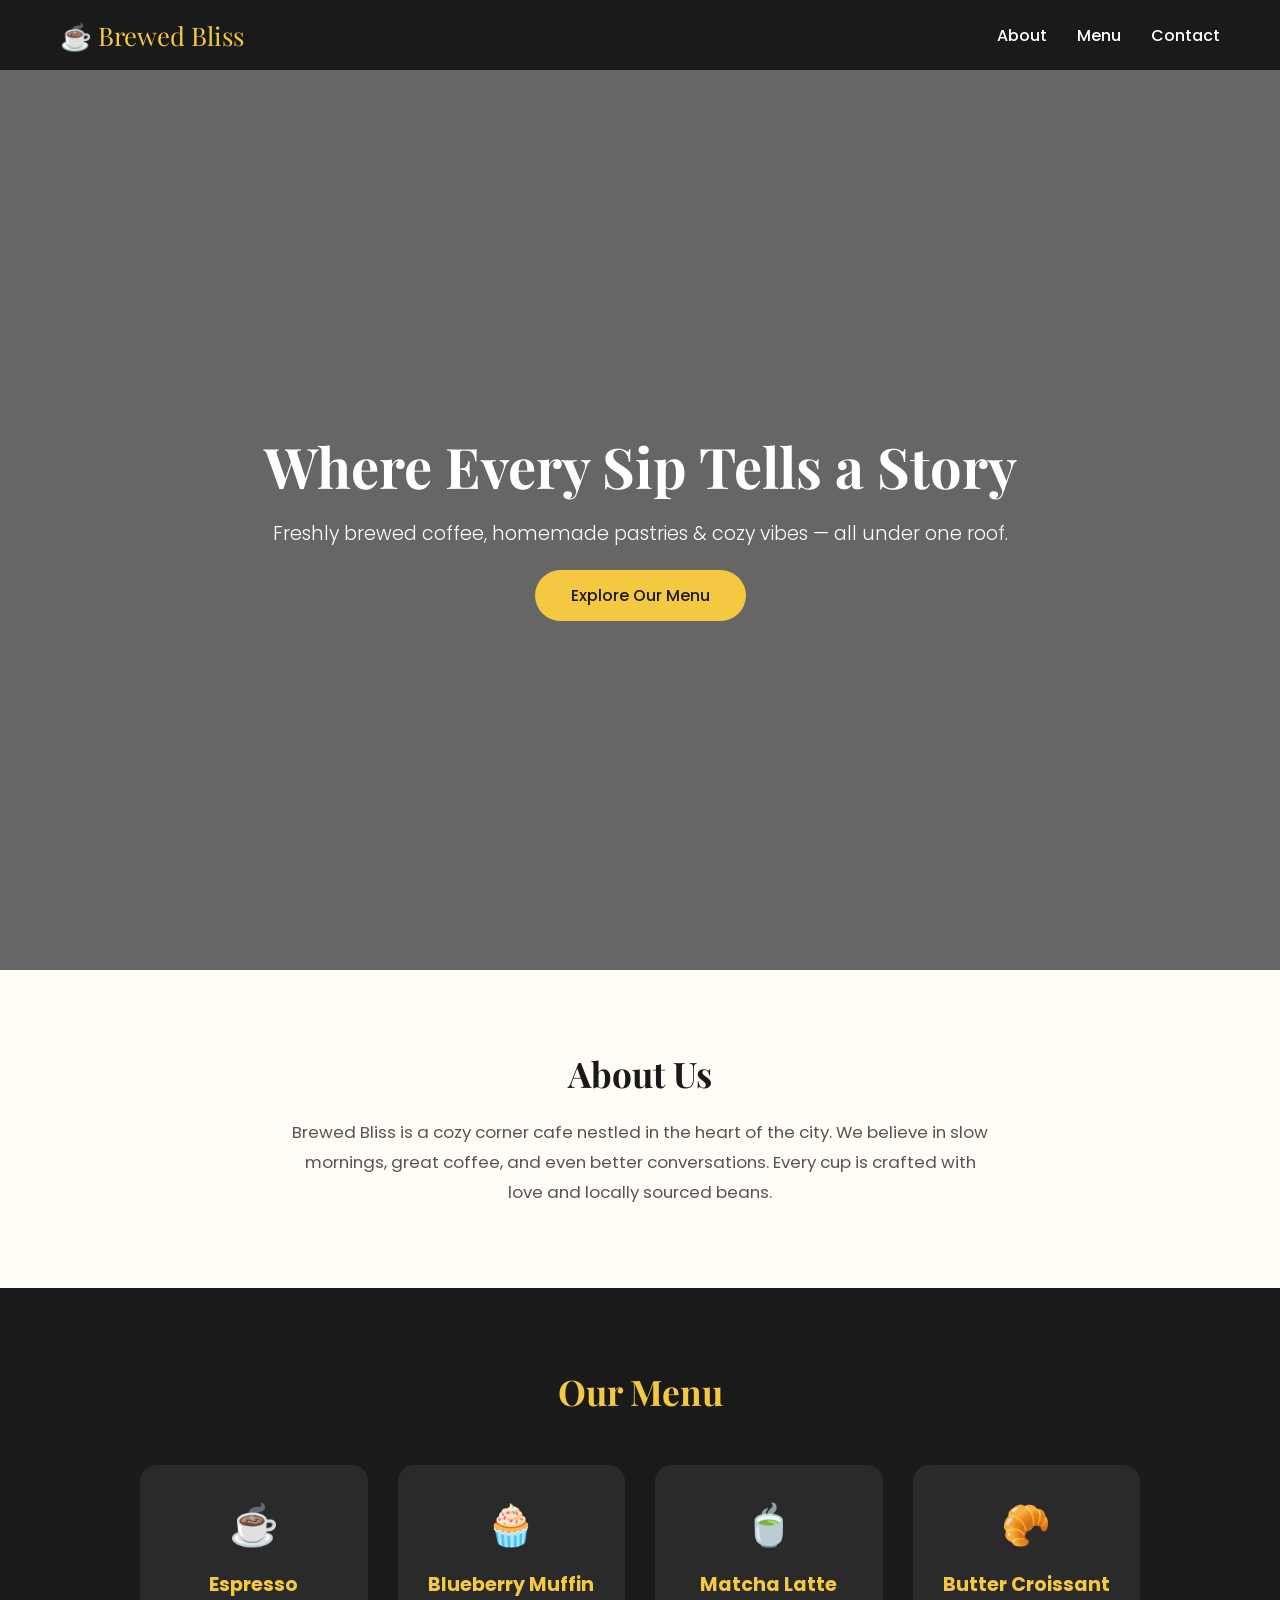
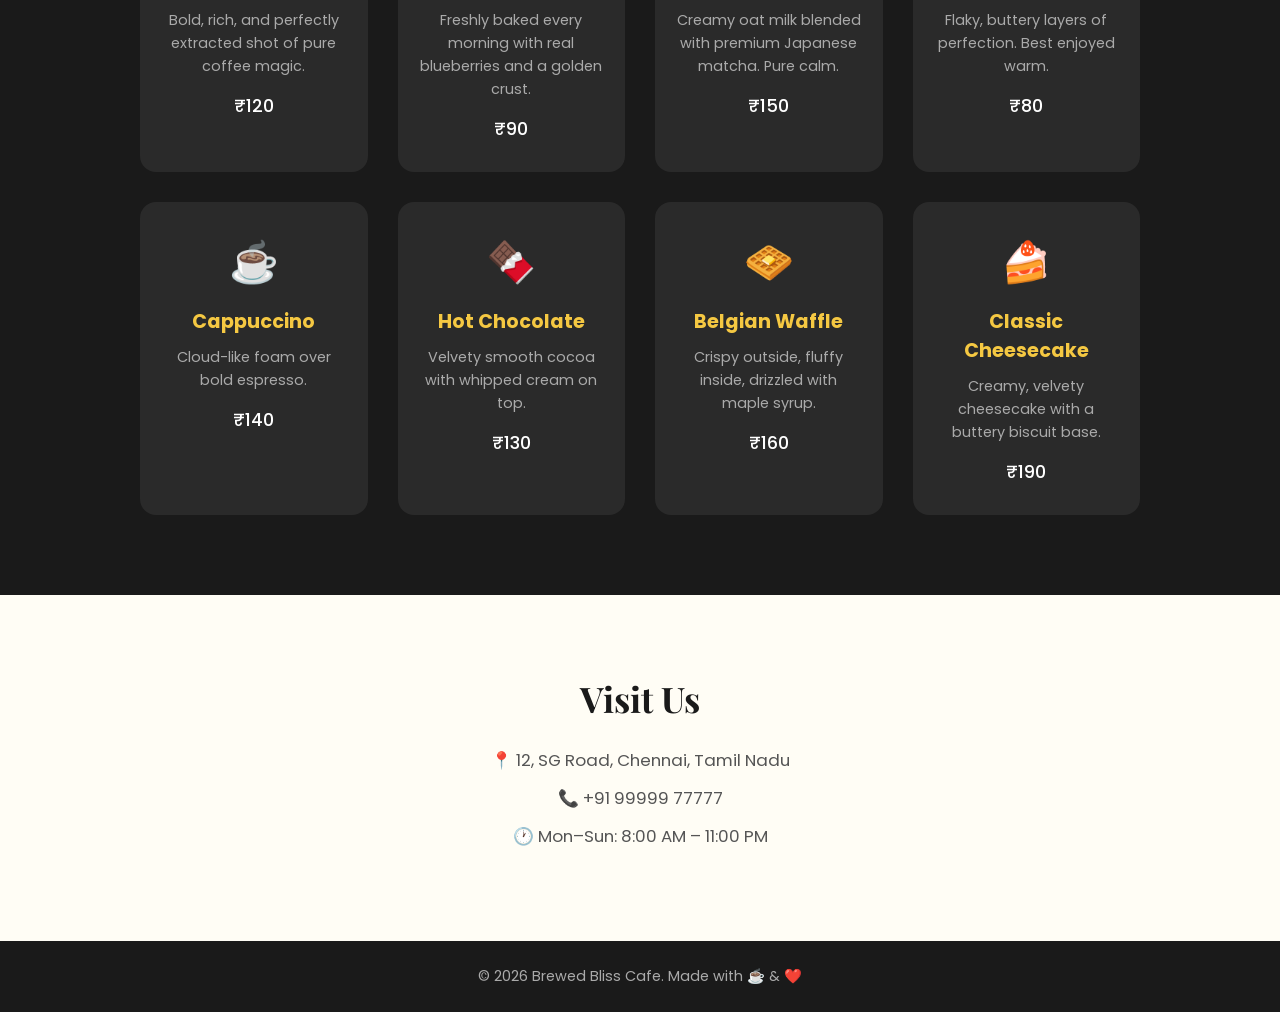
<file: Task1-LandingPage/index.html>
<!DOCTYPE html>
<html lang="en">
<head>
  <meta charset="UTF-8" />
  <meta name="viewport" content="width=device-width, initial-scale=1.0"/>
  <title>Brewed Bliss Cafe</title>
  <link rel="stylesheet" href="style.css" />
  <link href="https://fonts.googleapis.com/css2?family=Playfair+Display:wght@600&family=Poppins:wght@300;400;500&display=swap" rel="stylesheet"/>
</head>
<body>

  <!-- NAVBAR -->
  <nav>
    <div class="logo">☕ Brewed Bliss</div>
    <ul>
      <li><a href="#about">About</a></li>
      <li><a href="#menu">Menu</a></li>
      <li><a href="#contact">Contact</a></li>
    </ul>
  </nav>

  <!-- HERO -->
  <section class="hero">
    <div class="hero-text">
      <h1>Where Every Sip Tells a Story</h1>
      <p>Freshly brewed coffee, homemade pastries & cozy vibes — all under one roof.</p>
      <a href="#menu" class="btn">Explore Our Menu</a>
    </div>
  </section>

  <!-- ABOUT -->
  <section class="about" id="about">
    <h2>About Us</h2>
    <p>Brewed Bliss is a cozy corner cafe nestled in the heart of the city. We believe in slow mornings, great coffee, and even better conversations. Every cup is crafted with love and locally sourced beans.</p>
  </section>

  <!-- MENU -->
  <section class="menu" id="menu">
    <h2>Our Menu</h2>
    <div class="menu-grid">
      <div class="card">
        <div class="icon">☕</div>
        <h3>Espresso</h3>
        <p>Bold, rich, and perfectly extracted shot of pure coffee magic.</p>
        <span>₹120</span>
      </div>
      <div class="card">
        <div class="icon">🧁</div>
        <h3>Blueberry Muffin</h3>
        <p>Freshly baked every morning with real blueberries and a golden crust.</p>
        <span>₹90</span>
      </div>
      <div class="card">
        <div class="icon">🍵</div>
        <h3>Matcha Latte</h3>
        <p>Creamy oat milk blended with premium Japanese matcha. Pure calm.</p>
        <span>₹150</span>
      </div>
      <div class="card">
        <div class="icon">🥐</div>
        <h3>Butter Croissant</h3>
        <p>Flaky, buttery layers of perfection. Best enjoyed warm.</p>
        <span>₹80</span>
      </div>
      <div class="card">
        <div class="icon">☕</div>
        <h3>Cappuccino</h3>
        <p>Cloud-like foam over bold espresso.</p>
        <span>₹140</span>
      </div>
      <div class="card">
        <div class="icon">🍫</div>
        <h3>Hot Chocolate</h3>
        <p>Velvety smooth cocoa with whipped cream on top.</p>
        <span>₹130</span>
      </div>
      <div class="card">
        <div class="icon">🧇</div>
        <h3>Belgian Waffle</h3>
        <p>Crispy outside, fluffy inside, drizzled with maple syrup.</p>
        <span>₹160</span>
      </div>
      <div class="card">
        <div class="icon">🍰</div>
        <h3>Classic Cheesecake</h3>
        <p>Creamy, velvety cheesecake with a buttery biscuit base.</p>
        <span>₹190</span>
      </div>
    </div>
  </section>

  <!-- CONTACT -->
  <section class="contact" id="contact">
    <h2>Visit Us</h2>
    <p>📍 12, SG Road, Chennai, Tamil Nadu</p>
    <p>📞 +91 99999 77777</p>
    <p>🕐 Mon–Sun: 8:00 AM – 11:00 PM</p>
  </section>

  <!-- FOOTER -->
  <footer>
    <p>© 2026 Brewed Bliss Cafe. Made with ☕ & ❤️</p>
  </footer>

</body>
</html>
</file>
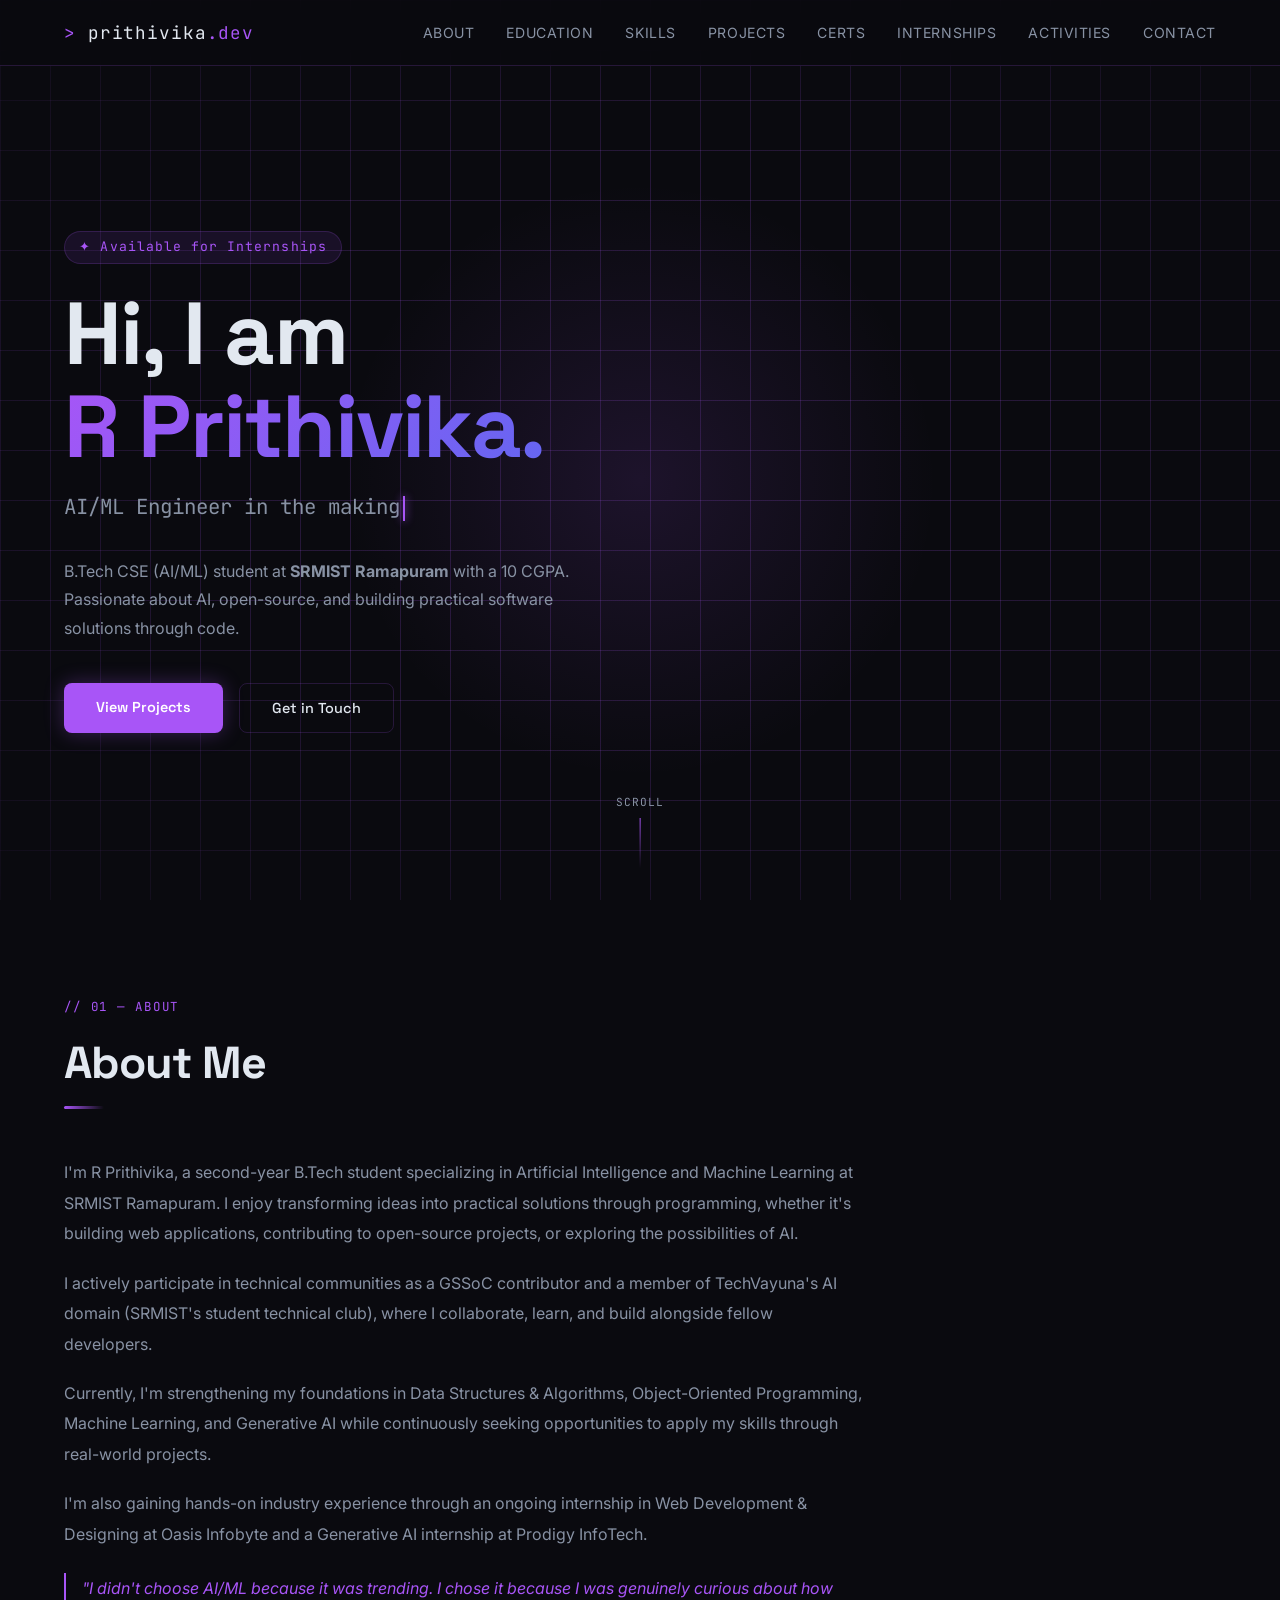
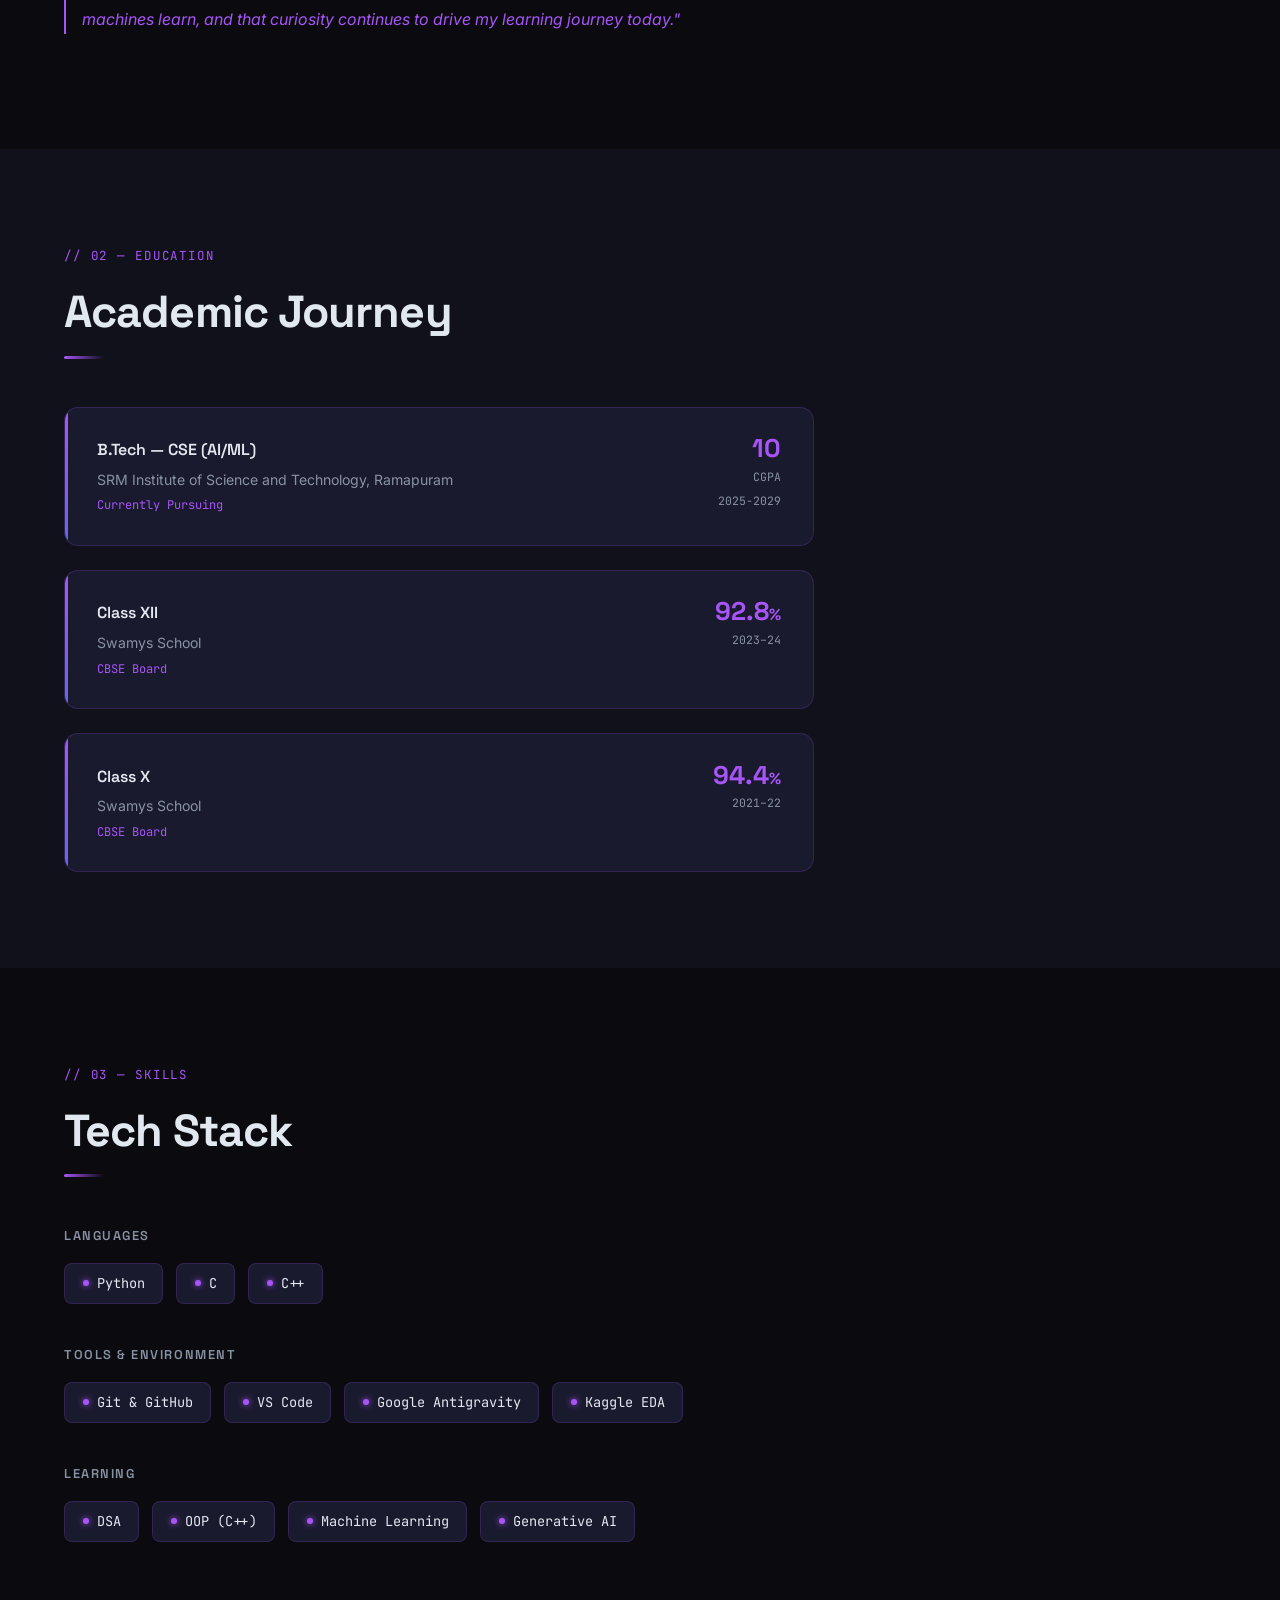
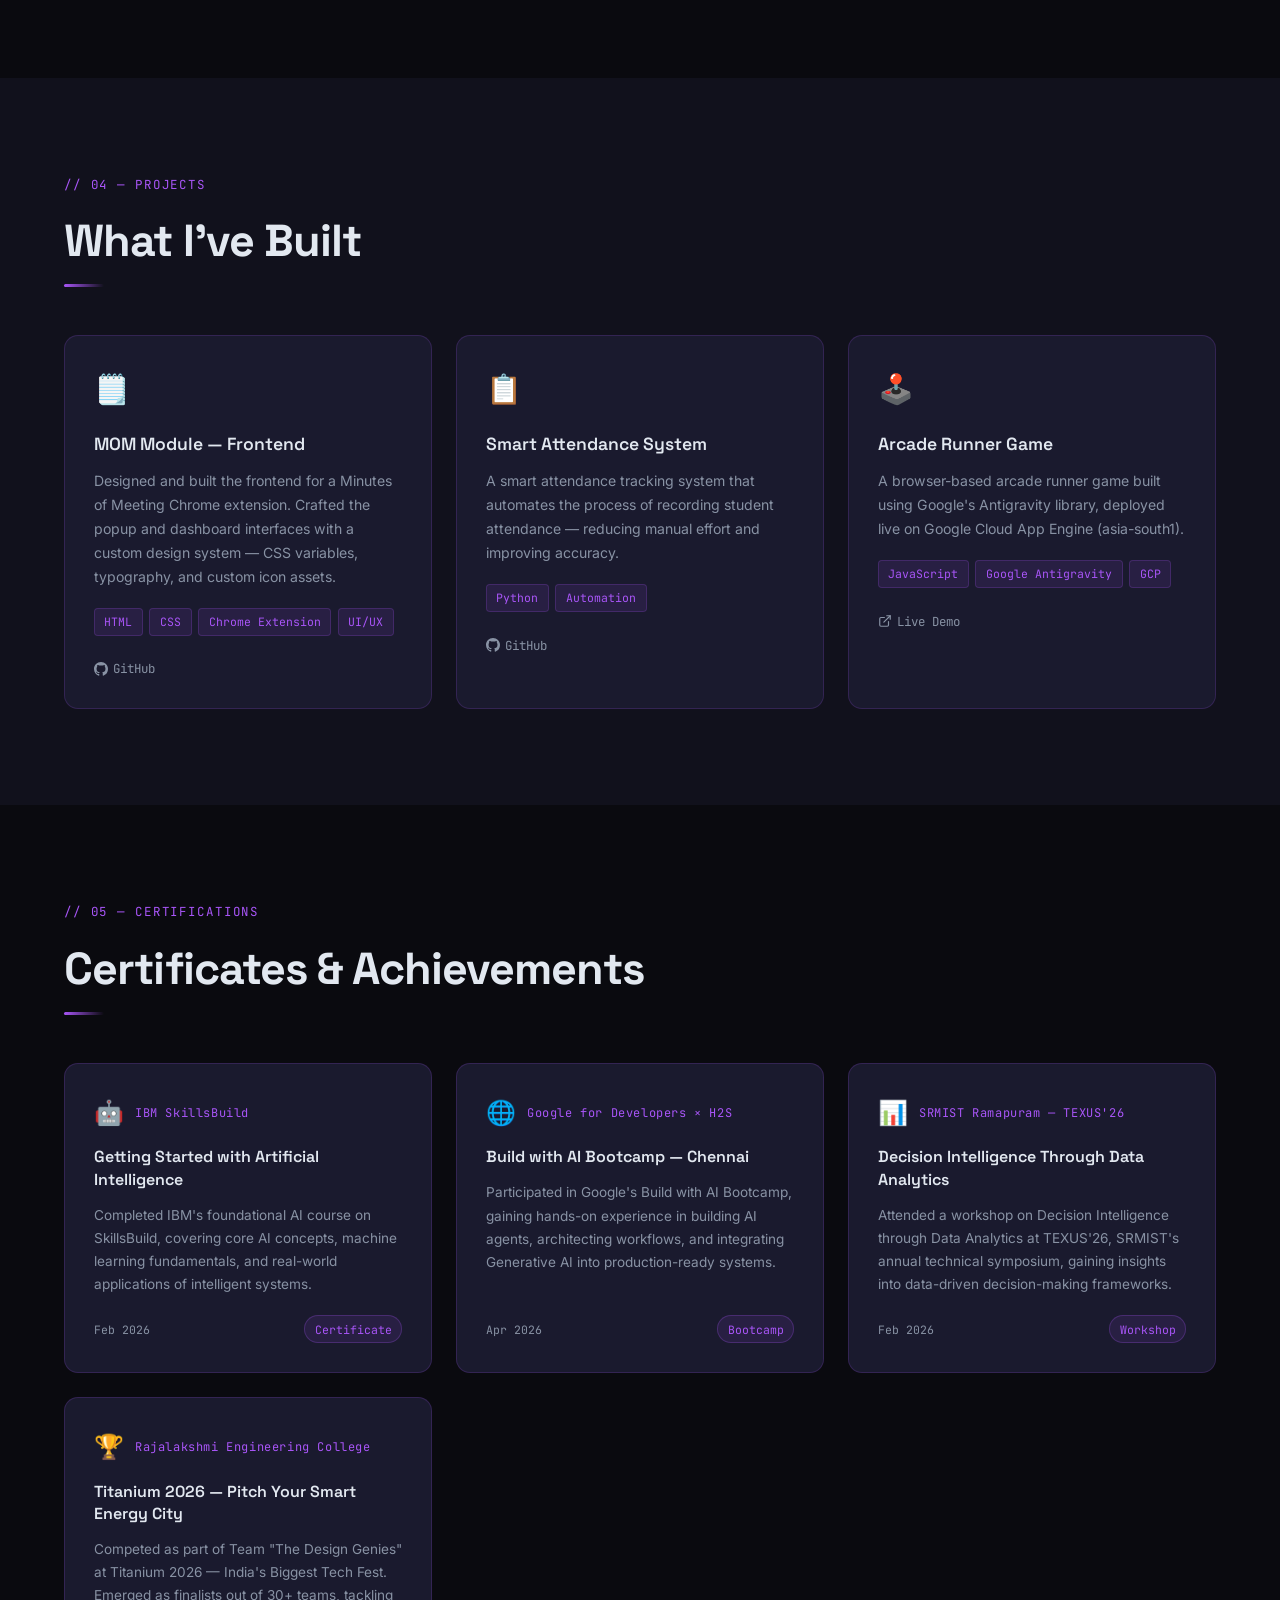
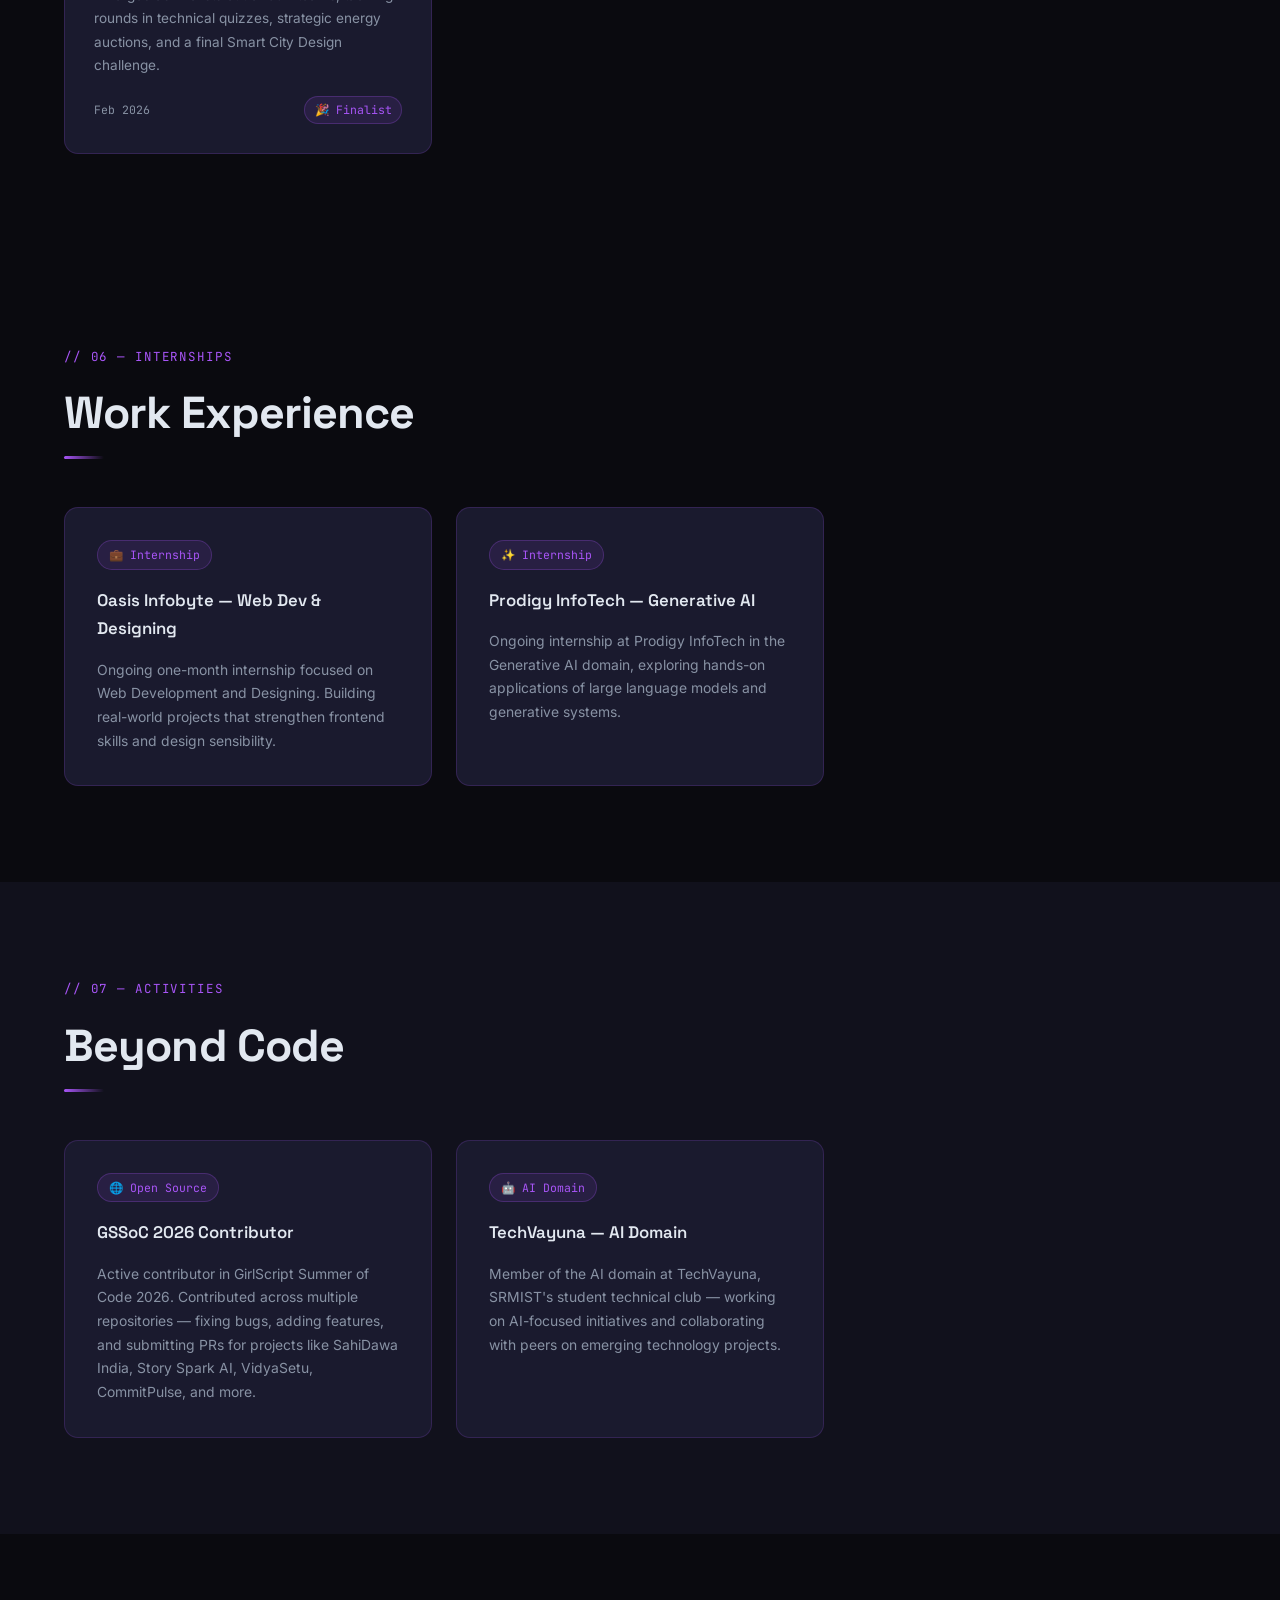
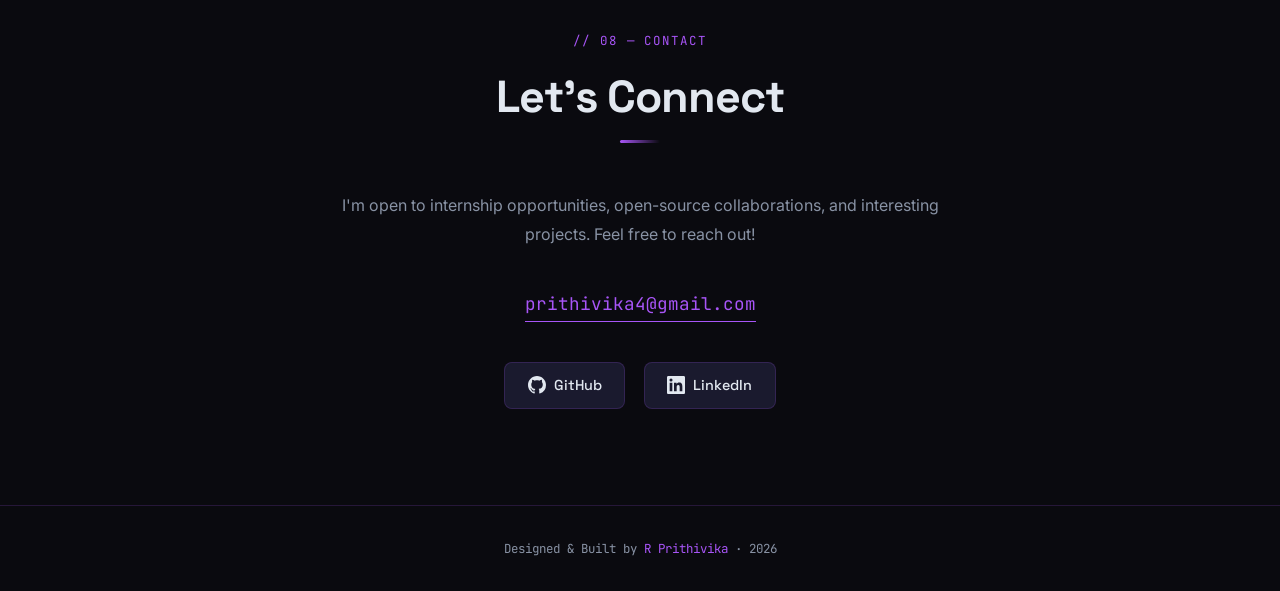
<file: Task2-Portfolio/index.html>
<!DOCTYPE html>
<html lang="en">
<head>
  <meta charset="UTF-8" />
  <meta name="viewport" content="width=device-width, initial-scale=1.0"/>
  <title>R Prithivika | Portfolio</title>
  <link href="https://fonts.googleapis.com/css2?family=Space+Grotesk:wght@300;400;500;600;700&family=Inter:wght@300;400;500&family=JetBrains+Mono:wght@400;500&display=swap" rel="stylesheet"/>
  <link rel="stylesheet" href="style.css"/>
</head>
<body>

<!-- NAV -->
<nav id="navbar">
  <div class="nav-logo">&gt; <span>prithivika</span>.dev</div>
  <ul class="nav-links">
    <li><a href="#about">About</a></li>
    <li><a href="#education">Education</a></li>
    <li><a href="#skills">Skills</a></li>
    <li><a href="#projects">Projects</a></li>
    <li><a href="#certifications">Certs</a></li>
    <li><a href="#internships">Internships</a></li>
    <li><a href="#extra">Activities</a></li>
    <li><a href="#contact">Contact</a></li>
  </ul>
</nav>

<!-- HERO -->
<section id="hero">
  <div class="hero-grid-bg"></div>
  <div class="hero-glow"></div>
  <div class="hero-content">
    <div class="hero-tag">✦ Available for Internships</div>
    <h1 class="hero-name">
      Hi, I am<br><span class="highlight">R Prithivika.</span>
    </h1>
    <div class="hero-typewriter">
      <span id="typewriter-text"></span><span class="cursor"></span>
    </div>
    <p class="hero-desc">
      B.Tech CSE (AI/ML) student at <strong>SRMIST Ramapuram</strong> with a 10 CGPA. Passionate about AI, open-source, and building practical software solutions through code.
    </p>
    <div class="hero-btns">
      <a href="#projects" class="btn-primary">View Projects</a>
      <a href="#contact" class="btn-ghost">Get in Touch</a>
    </div>
  </div>
  <div class="scroll-hint">
    <span>Scroll</span>
    <div class="scroll-line"></div>
  </div>
</section>

<!-- ABOUT -->
<section id="about">
  <div class="reveal">
    <p class="section-label">// 01 — about</p>
    <h2 class="section-title">About Me</h2>
  </div>
  <div class="about-grid reveal">
    <div class="about-text">
      <p>I'm R Prithivika, a second-year B.Tech student specializing in Artificial Intelligence and Machine Learning at SRMIST Ramapuram. I enjoy transforming ideas into practical solutions through programming, whether it's building web applications, contributing to open-source projects, or exploring the possibilities of AI.</p>
      <p>I actively participate in technical communities as a GSSoC contributor and a member of TechVayuna's AI domain (SRMIST's student technical club), where I collaborate, learn, and build alongside fellow developers.</p>
      <p>Currently, I'm strengthening my foundations in Data Structures & Algorithms, Object-Oriented Programming, Machine Learning, and Generative AI while continuously seeking opportunities to apply my skills through real-world projects.</p>
      <p>I'm also gaining hands-on industry experience through an ongoing internship in Web Development & Designing at Oasis Infobyte and a Generative AI internship at Prodigy InfoTech.</p>
      <p class="about-quote">"I didn't choose AI/ML because it was trending. I chose it because I was genuinely curious about how machines learn, and that curiosity continues to drive my learning journey today."</p>
    </div>
  </div>
</section>

<!-- EDUCATION -->
<section id="education">
  <div class="reveal">
    <p class="section-label">// 02 — education</p>
    <h2 class="section-title">Academic Journey</h2>
  </div>
  <div class="edu-timeline">

    <div class="edu-card reveal">
      <div class="edu-left">
        <div class="edu-degree">B.Tech — CSE (AI/ML)</div>
        <div class="edu-school">SRM Institute of Science and Technology, Ramapuram</div>
        <div class="edu-board">Currently Pursuing</div>
      </div>
      <div class="edu-right">
        <div class="edu-score">10</div>
        <div class="edu-year">CGPA</div>
        <div class="edu-year">2025-2029</div>
      </div>
    </div>

    <div class="edu-card reveal">
      <div class="edu-left">
        <div class="edu-degree">Class XII</div>
        <div class="edu-school">Swamys School</div>
        <div class="edu-board">CBSE Board</div>
      </div>
      <div class="edu-right">
        <div class="edu-score">92.8<span style="font-size:1rem">%</span></div>
        <div class="edu-year">2023–24</div>
      </div>
    </div>

    <div class="edu-card reveal">
      <div class="edu-left">
        <div class="edu-degree">Class X</div>
        <div class="edu-school">Swamys School</div>
        <div class="edu-board">CBSE Board</div>
      </div>
      <div class="edu-right">
        <div class="edu-score">94.4<span style="font-size:1rem">%</span></div>
        <div class="edu-year">2021–22</div>
      </div>
    </div>

  </div>
</section>

<!-- SKILLS -->
<section id="skills">
  <div class="reveal">
    <p class="section-label">// 03 — skills</p>
    <h2 class="section-title">Tech Stack</h2>
  </div>
  <div class="reveal">
    <div class="skills-category">
      <p class="skills-cat-title">Languages</p>
      <div class="skills-grid">
        <span class="skill-badge"><span class="skill-dot"></span>Python</span>
        <span class="skill-badge"><span class="skill-dot"></span>C</span>
        <span class="skill-badge"><span class="skill-dot"></span>C++</span>
      </div>
    </div>
    <div class="skills-category">
      <p class="skills-cat-title">Tools & Environment</p>
      <div class="skills-grid">
        <span class="skill-badge"><span class="skill-dot"></span>Git & GitHub</span>
        <span class="skill-badge"><span class="skill-dot"></span>VS Code</span>
        <span class="skill-badge"><span class="skill-dot"></span>Google Antigravity</span>
        <span class="skill-badge"><span class="skill-dot"></span>Kaggle EDA</span>
      </div>
    </div>
    <div class="skills-category">
      <p class="skills-cat-title">Learning</p>
      <div class="skills-grid">
        <span class="skill-badge"><span class="skill-dot"></span>DSA</span>
        <span class="skill-badge"><span class="skill-dot"></span>OOP (C++)</span>
        <span class="skill-badge"><span class="skill-dot"></span>Machine Learning</span>
        <span class="skill-badge"><span class="skill-dot"></span>Generative AI</span>
      </div>
    </div>
  </div>
</section>

<!-- PROJECTS -->
<section id="projects">
  <div class="reveal">
    <p class="section-label">// 04 — projects</p>
    <h2 class="section-title">What I've Built</h2>
  </div>
  <div class="projects-grid">

    <div class="project-card reveal">
      <span class="project-icon">🗒️</span>
      <div class="project-title">MOM Module — Frontend</div>
      <p class="project-desc">Designed and built the frontend for a Minutes of Meeting Chrome extension. Crafted the popup and dashboard interfaces with a custom design system — CSS variables, typography, and custom icon assets.</p>
      <div class="project-tags">
        <span class="tag">HTML</span><span class="tag">CSS</span><span class="tag">Chrome Extension</span><span class="tag">UI/UX</span>
      </div>
      <div class="project-links">
        <a href="https://github.com/Amsv218/MOM_frontend" target="_blank" class="project-link">
          <svg viewBox="0 0 24 24" fill="currentColor"><path d="M12 0C5.37 0 0 5.37 0 12c0 5.31 3.435 9.795 8.205 11.385.6.105.825-.255.825-.57 0-.285-.015-1.23-.015-2.235-3.015.555-3.795-.735-4.035-1.41-.135-.345-.72-1.41-1.23-1.695-.42-.225-1.02-.78-.015-.795.945-.015 1.62.87 1.845 1.23 1.08 1.815 2.805 1.305 3.495.99.105-.78.42-1.305.765-1.605-2.67-.3-5.46-1.335-5.46-5.925 0-1.305.465-2.385 1.23-3.225-.12-.3-.54-1.53.12-3.18 0 0 1.005-.315 3.3 1.23.96-.27 1.98-.405 3-.405s2.04.135 3 .405c2.295-1.56 3.3-1.23 3.3-1.23.66 1.65.24 2.88.12 3.18.765.84 1.23 1.905 1.23 3.225 0 4.605-2.805 5.625-5.475 5.925.435.375.81 1.095.81 2.22 0 1.605-.015 2.895-.015 3.3 0 .315.225.69.825.57A12.02 12.02 0 0024 12c0-6.63-5.37-12-12-12z"/></svg>
          GitHub
        </a>
      </div>
    </div>

    <div class="project-card reveal">
      <span class="project-icon">📋</span>
      <div class="project-title">Smart Attendance System</div>
      <p class="project-desc">A smart attendance tracking system that automates the process of recording student attendance — reducing manual effort and improving accuracy.</p>
      <div class="project-tags">
        <span class="tag">Python</span><span class="tag">Automation</span>
      </div>
      <div class="project-links">
        <a href="https://github.com/Sofia-Jasmine/Smart-Attendance-System" target="_blank" class="project-link">
          <svg viewBox="0 0 24 24" fill="currentColor"><path d="M12 0C5.37 0 0 5.37 0 12c0 5.31 3.435 9.795 8.205 11.385.6.105.825-.255.825-.57 0-.285-.015-1.23-.015-2.235-3.015.555-3.795-.735-4.035-1.41-.135-.345-.72-1.41-1.23-1.695-.42-.225-1.02-.78-.015-.795.945-.015 1.62.87 1.845 1.23 1.08 1.815 2.805 1.305 3.495.99.105-.78.42-1.305.765-1.605-2.67-.3-5.46-1.335-5.46-5.925 0-1.305.465-2.385 1.23-3.225-.12-.3-.54-1.53.12-3.18 0 0 1.005-.315 3.3 1.23.96-.27 1.98-.405 3-.405s2.04.135 3 .405c2.295-1.56 3.3-1.23 3.3-1.23.66 1.65.24 2.88.12 3.18.765.84 1.23 1.905 1.23 3.225 0 4.605-2.805 5.625-5.475 5.925.435.375.81 1.095.81 2.22 0 1.605-.015 2.895-.015 3.3 0 .315.225.69.825.57A12.02 12.02 0 0024 12c0-6.63-5.37-12-12-12z"/></svg>
          GitHub
        </a>
      </div>
    </div>

    <div class="project-card reveal">
      <span class="project-icon">🕹️</span>
      <div class="project-title">Arcade Runner Game</div>
      <p class="project-desc">A browser-based arcade runner game built using Google's Antigravity library, deployed live on Google Cloud App Engine (asia-south1).</p>
      <div class="project-tags">
        <span class="tag">JavaScript</span><span class="tag">Google Antigravity</span><span class="tag">GCP</span>
      </div>
      <div class="project-links">
        <a href="https://my-game-495511.el.r.appspot.com" target="_blank" class="project-link">
          <svg viewBox="0 0 24 24" fill="none" stroke="currentColor" stroke-width="2" stroke-linecap="round" stroke-linejoin="round" width="14" height="14"><path d="M18 13v6a2 2 0 01-2 2H5a2 2 0 01-2-2V8a2 2 0 012-2h6"/><polyline points="15 3 21 3 21 9"/><line x1="10" y1="14" x2="21" y2="3"/></svg>
          Live Demo
        </a>
      </div>
    </div>

  </div>
</section>

<!-- CERTIFICATIONS -->
<section id="certifications">
  <div class="reveal">
    <p class="section-label">// 05 — certifications</p>
    <h2 class="section-title">Certificates & Achievements</h2>
  </div>
  <div class="cert-grid">

    <div class="cert-card reveal">
      <div class="cert-header">
        <span class="cert-icon">🤖</span>
        <span class="cert-issuer">IBM SkillsBuild</span>
      </div>
      <div class="cert-title">Getting Started with Artificial Intelligence</div>
      <p class="cert-desc">Completed IBM's foundational AI course on SkillsBuild, covering core AI concepts, machine learning fundamentals, and real-world applications of intelligent systems.</p>
      <div class="cert-footer">
        <span class="cert-date">Feb 2026</span>
        <span class="cert-badge">Certificate</span>
      </div>
    </div>

    <div class="cert-card reveal">
      <div class="cert-header">
        <span class="cert-icon">🌐</span>
        <span class="cert-issuer">Google for Developers × H2S</span>
      </div>
      <div class="cert-title">Build with AI Bootcamp — Chennai</div>
      <p class="cert-desc">Participated in Google's Build with AI Bootcamp, gaining hands-on experience in building AI agents, architecting workflows, and integrating Generative AI into production-ready systems.</p>
      <div class="cert-footer">
        <span class="cert-date">Apr 2026</span>
        <span class="cert-badge">Bootcamp</span>
      </div>
    </div>

    <div class="cert-card reveal">
      <div class="cert-header">
        <span class="cert-icon">📊</span>
        <span class="cert-issuer">SRMIST Ramapuram — TEXUS'26</span>
      </div>
      <div class="cert-title">Decision Intelligence Through Data Analytics</div>
      <p class="cert-desc">Attended a workshop on Decision Intelligence through Data Analytics at TEXUS'26, SRMIST's annual technical symposium, gaining insights into data-driven decision-making frameworks.</p>
      <div class="cert-footer">
        <span class="cert-date">Feb 2026</span>
        <span class="cert-badge">Workshop</span>
      </div>
    </div>

    <div class="cert-card reveal">
      <div class="cert-header">
        <span class="cert-icon">🏆</span>
        <span class="cert-issuer">Rajalakshmi Engineering College</span>
      </div>
      <div class="cert-title">Titanium 2026 — Pitch Your Smart Energy City</div>
      <p class="cert-desc">Competed as part of Team "The Design Genies" at Titanium 2026 — India's Biggest Tech Fest. Emerged as finalists out of 30+ teams, tackling rounds in technical quizzes, strategic energy auctions, and a final Smart City Design challenge.</p>
      <div class="cert-footer">
        <span class="cert-date">Feb 2026</span>
        <span class="cert-badge">🎉 Finalist</span>
      </div>
    </div>

  </div>
</section>

<!--INTERNSHIP-->
<section id="internships">
  <div class="reveal">
    <p class="section-label">// 06 — internships</p>
    <h2 class="section-title">Work Experience</h2>
  </div>
  <div class="extra-grid">
<div class="extra-card reveal">
      <div class="extra-badge">💼 Internship</div>
      <h3>Oasis Infobyte — Web Dev & Designing</h3>
      <p>Ongoing one-month internship focused on Web Development and Designing. Building real-world projects that strengthen frontend skills and design sensibility.</p>
    </div>

    <div class="extra-card reveal">
      <div class="extra-badge">✨ Internship</div>
      <h3>Prodigy InfoTech — Generative AI</h3>
      <p>Ongoing internship at Prodigy InfoTech in the Generative AI domain, exploring hands-on applications of large language models and generative systems.</p>
    </div>
    </div>
</section>


<!-- EXTRACURRICULAR -->
<section id="extra">
  <div class="reveal">
    <p class="section-label">// 07 — activities</p>
    <h2 class="section-title">Beyond Code</h2>
  </div>
  <div class="extra-grid">

    <div class="extra-card reveal">
      <div class="extra-badge">🌐 Open Source</div>
      <h3>GSSoC 2026 Contributor</h3>
      <p>Active contributor in GirlScript Summer of Code 2026. Contributed across multiple repositories — fixing bugs, adding features, and submitting PRs for projects like SahiDawa India, Story Spark AI, VidyaSetu, CommitPulse, and more.</p>
    </div>

    <div class="extra-card reveal">
      <div class="extra-badge">🤖 AI Domain</div>
      <h3>TechVayuna — AI Domain</h3>
      <p>Member of the AI domain at TechVayuna, SRMIST's student technical club — working on AI-focused initiatives and collaborating with peers on emerging technology projects.</p>
    </div>

  

  </div>
</section>

<!-- CONTACT -->
<section id="contact">
  <div class="contact-inner reveal">
    <p class="section-label">// 08 — contact</p>
    <h2 class="section-title">Let's Connect</h2>
    <p class="contact-tagline">I'm open to internship opportunities, open-source collaborations, and interesting projects. Feel free to reach out!</p>
    <a href="mailto:prithivika4@gmail.com" class="contact-email">prithivika4@gmail.com</a>
    <div class="social-row">
      <a href="https://github.com/prithivika2007" target="_blank" class="social-btn">
        <svg viewBox="0 0 24 24" fill="currentColor"><path d="M12 0C5.37 0 0 5.37 0 12c0 5.31 3.435 9.795 8.205 11.385.6.105.825-.255.825-.57 0-.285-.015-1.23-.015-2.235-3.015.555-3.795-.735-4.035-1.41-.135-.345-.72-1.41-1.23-1.695-.42-.225-1.02-.78-.015-.795.945-.015 1.62.87 1.845 1.23 1.08 1.815 2.805 1.305 3.495.99.105-.78.42-1.305.765-1.605-2.67-.3-5.46-1.335-5.46-5.925 0-1.305.465-2.385 1.23-3.225-.12-.3-.54-1.53.12-3.18 0 0 1.005-.315 3.3 1.23.96-.27 1.98-.405 3-.405s2.04.135 3 .405c2.295-1.56 3.3-1.23 3.3-1.23.66 1.65.24 2.88.12 3.18.765.84 1.23 1.905 1.23 3.225 0 4.605-2.805 5.625-5.475 5.925.435.375.81 1.095.81 2.22 0 1.605-.015 2.895-.015 3.3 0 .315.225.69.825.57A12.02 12.02 0 0024 12c0-6.63-5.37-12-12-12z"/></svg>
        GitHub
      </a>
      <a href="https://www.linkedin.com/in/prithivika-r-1613b437b/" target="_blank" class="social-btn">
        <svg viewBox="0 0 24 24" fill="currentColor"><path d="M20.447 20.452h-3.554v-5.569c0-1.328-.027-3.037-1.852-3.037-1.853 0-2.136 1.445-2.136 2.939v5.667H9.351V9h3.414v1.561h.046c.477-.9 1.637-1.85 3.37-1.85 3.601 0 4.267 2.37 4.267 5.455v6.286zM5.337 7.433a2.062 2.062 0 01-2.063-2.065 2.064 2.064 0 112.063 2.065zm1.782 13.019H3.555V9h3.564v11.452zM22.225 0H1.771C.792 0 0 .774 0 1.729v20.542C0 23.227.792 24 1.771 24h20.451C23.2 24 24 23.227 24 22.271V1.729C24 .774 23.2 0 22.222 0h.003z"/></svg>
        LinkedIn
      </a>
    </div>
  </div>
</section>

<!-- FOOTER -->
<footer>
  Designed & Built by <span>R Prithivika</span> · 2026
</footer>

<script>
  const phrases = [
    "AI/ML Engineer in the making.",
    "Open Source Contributor.",
    "Web Developer.",
    "Building cool stuff."
    
  ];
  let pi = 0, ci = 0, deleting = false;
  const el = document.getElementById('typewriter-text');
  function type() {
    const phrase = phrases[pi];
    if (!deleting) {
      el.textContent = phrase.slice(0, ci + 1); ci++;
      if (ci === phrase.length) { deleting = true; setTimeout(type, 1600); return; }
    } else {
      el.textContent = phrase.slice(0, ci - 1); ci--;
      if (ci === 0) { deleting = false; pi = (pi + 1) % phrases.length; }
    }
    setTimeout(type, deleting ? 55 : 90);
  }
  type();

  const nav = document.getElementById('navbar');
  window.addEventListener('scroll', () => nav.classList.toggle('scrolled', window.scrollY > 50));

  const reveals = document.querySelectorAll('.reveal');
  const obs = new IntersectionObserver((entries) => {
    entries.forEach((e, i) => {
      if (e.isIntersecting) { setTimeout(() => e.target.classList.add('visible'), i * 80); obs.unobserve(e.target); }
    });
  }, { threshold: 0.12 });
  reveals.forEach(r => obs.observe(r));
</script>
</body>
</html>
</file>
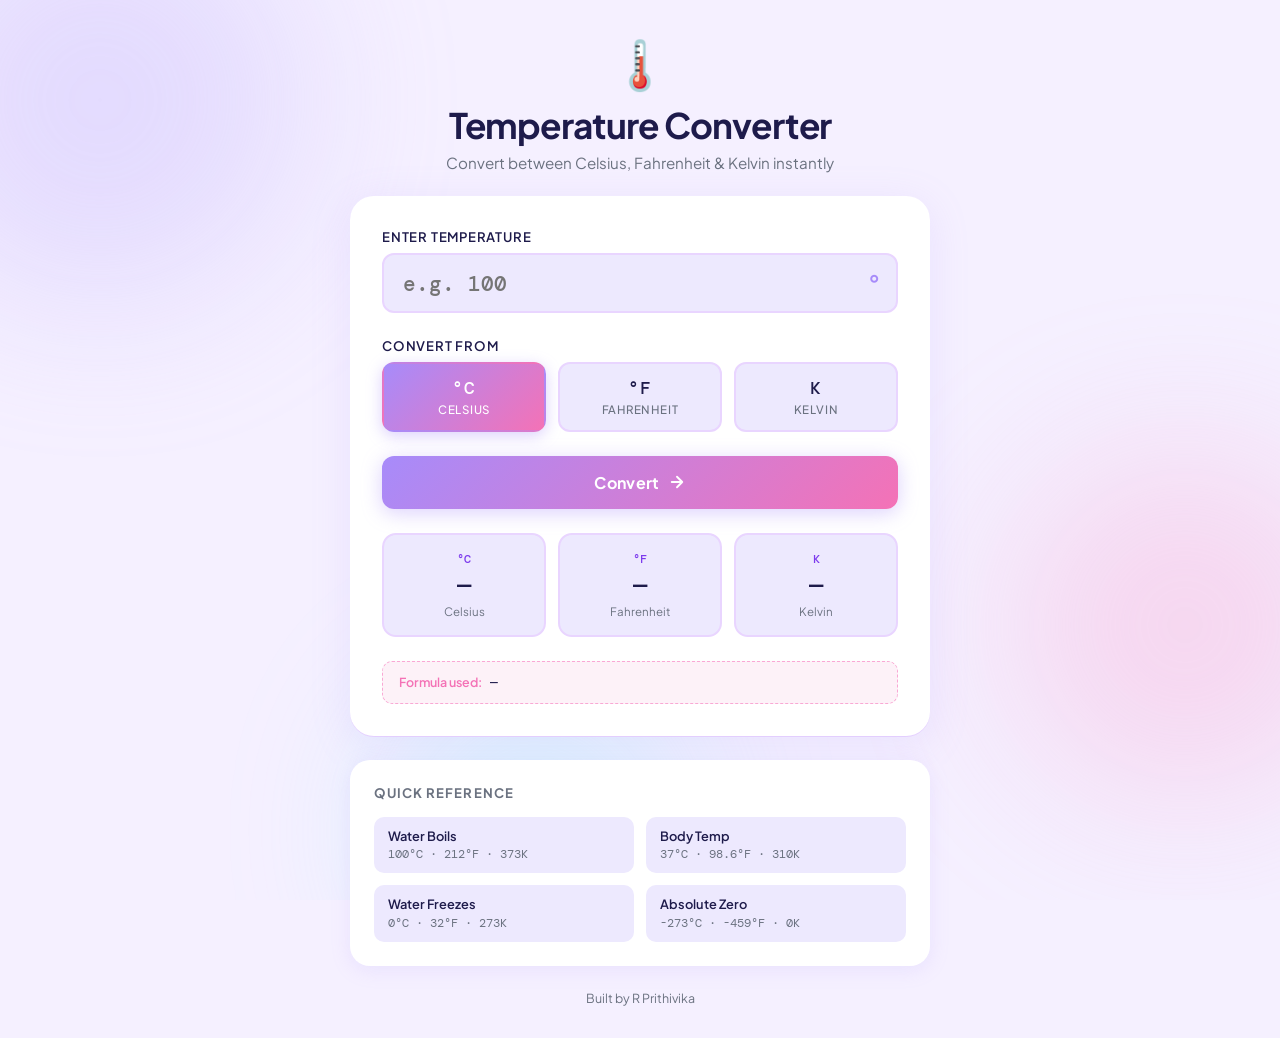
<file: Task3-TemperatureConverter/index.html>
<!DOCTYPE html>
<html lang="en">
<head>
  <meta charset="UTF-8" />
  <meta name="viewport" content="width=device-width, initial-scale=1.0"/>
  <title>Temperature Converter</title>
  <link href="https://fonts.googleapis.com/css2?family=Plus+Jakarta+Sans:wght@300;400;500;600;700&family=DM+Mono:wght@400;500&display=swap" rel="stylesheet"/>
  <link rel="stylesheet" href="style.css"/>
</head>
<body>

  <div class="bg-blobs">
    <div class="blob blob1"></div>
    <div class="blob blob2"></div>
    <div class="blob blob3"></div>
  </div>

  <div class="container">

    <header>
      <div class="logo">🌡️</div>
      <h1>Temperature Converter</h1>
      <p class="subtitle">Convert between Celsius, Fahrenheit & Kelvin instantly</p>
    </header>

    <div class="card">

      <!-- INPUT -->
      <div class="input-group">
        <label for="tempInput">Enter Temperature</label>
        <div class="input-wrap">
          <input type="number" id="tempInput" placeholder="e.g. 100" />
          <span class="input-icon">°</span>
        </div>
        <span class="error-msg" id="errorMsg">⚠ Please enter a valid number</span>
      </div>

      <!-- UNIT SELECT -->
      <div class="unit-group">
        <label>Convert From</label>
        <div class="radio-row">
          <label class="radio-card">
            <input type="radio" name="unit" value="celsius" checked/>
            <span class="radio-box">
              <span class="radio-label">°C</span>
              <span class="radio-name">Celsius</span>
            </span>
          </label>
          <label class="radio-card">
            <input type="radio" name="unit" value="fahrenheit"/>
            <span class="radio-box">
              <span class="radio-label">°F</span>
              <span class="radio-name">Fahrenheit</span>
            </span>
          </label>
          <label class="radio-card">
            <input type="radio" name="unit" value="kelvin"/>
            <span class="radio-box">
              <span class="radio-label">K</span>
              <span class="radio-name">Kelvin</span>
            </span>
          </label>
        </div>
      </div>

      <!-- BUTTON -->
      <button class="convert-btn" onclick="convert()">
        <span>Convert</span>
        <svg width="18" height="18" viewBox="0 0 24 24" fill="none" stroke="currentColor" stroke-width="2.5" stroke-linecap="round" stroke-linejoin="round"><path d="M5 12h14M12 5l7 7-7 7"/></svg>
      </button>

      <!-- RESULTS -->
      <div class="results" id="results">
        <div class="result-card" id="res-celsius">
          <div class="result-unit">°C</div>
          <div class="result-value" id="val-celsius">—</div>
          <div class="result-name">Celsius</div>
        </div>
        <div class="result-card" id="res-fahrenheit">
          <div class="result-unit">°F</div>
          <div class="result-value" id="val-fahrenheit">—</div>
          <div class="result-name">Fahrenheit</div>
        </div>
        <div class="result-card" id="res-kelvin">
          <div class="result-unit">K</div>
          <div class="result-value" id="val-kelvin">—</div>
          <div class="result-name">Kelvin</div>
        </div>
      </div>

      <!-- FORMULA -->
      <div class="formula-box" id="formulaBox">
        <span class="formula-label">Formula used:</span>
        <span class="formula-text" id="formulaText">—</span>
      </div>

    </div>

    <!-- REFERENCE -->
    <div class="reference">
      <h3>Quick Reference</h3>
      <div class="ref-grid">
        <div class="ref-item">
          <span class="ref-name">Water Boils</span>
          <span class="ref-vals">100°C · 212°F · 373K</span>
        </div>
        <div class="ref-item">
          <span class="ref-name">Body Temp</span>
          <span class="ref-vals">37°C · 98.6°F · 310K</span>
        </div>
        <div class="ref-item">
          <span class="ref-name">Water Freezes</span>
          <span class="ref-vals">0°C · 32°F · 273K</span>
        </div>
        <div class="ref-item">
          <span class="ref-name">Absolute Zero</span>
          <span class="ref-vals">-273°C · -459°F · 0K</span>
        </div>
      </div>
    </div>

    <footer>Built by R Prithivika</footer>

  </div>

  <script src="script.js"></script>
</body>
</html>
</file>
<file: Task1-LandingPage/style.css>
* {
  margin: 0;
  padding: 0;
  box-sizing: border-box;
}

body {
  font-family: 'Poppins', sans-serif;
  color: #333;
}

/* NAVBAR */
nav {
  display: flex;
  justify-content: space-between;
  align-items: center;
  padding: 18px 60px;
  background-color: #1a1a1a;
  position: sticky;
  top: 0;
  z-index: 100;
}

.logo {
  font-family: 'Playfair Display', serif;
  font-size: 1.6rem;
  color: #f5c842;
}

nav ul {
  list-style: none;
  display: flex;
  gap: 30px;
}

nav ul li a {
  text-decoration: none;
  color: #fff;
  font-weight: 500;
  transition: color 0.3s;
}

nav ul li a:hover {
  color: #f5c842;
}

/* HERO */
.hero {
  background: linear-gradient(rgba(0,0,0,0.6), rgba(0,0,0,0.6)),
    url('https://images.unsplash.com/photo-1495474472287-4d71bcdd2085?w=1400') center/cover no-repeat;
  height: 100vh;
  display: flex;
  align-items: center;
  justify-content: center;
  text-align: center;
  color: #fff;
  padding: 0 20px;
}

.hero-text h1 {
  font-family: 'Playfair Display', serif;
  font-size: 3.5rem;
  margin-bottom: 20px;
  line-height: 1.2;
}

.hero-text p {
  font-size: 1.2rem;
  margin-bottom: 35px;
  font-weight: 300;
}

.btn {
  background-color: #f5c842;
  color: #1a1a1a;
  padding: 14px 36px;
  border-radius: 30px;
  text-decoration: none;
  font-weight: 500;
  font-size: 1rem;
  transition: background 0.3s;
}

.btn:hover {
  background-color: #e0b020;
}

/* ABOUT */
.about {
  padding: 80px 60px;
  text-align: center;
  background-color: #fffdf5;
}

.about h2 {
  font-family: 'Playfair Display', serif;
  font-size: 2.2rem;
  margin-bottom: 20px;
  color: #1a1a1a;
}

.about p {
  max-width: 700px;
  margin: 0 auto;
  font-size: 1.05rem;
  line-height: 1.8;
  color: #555;
}

/* MENU */
.menu {
  padding: 80px 60px;
  background-color: #1a1a1a;
  text-align: center;
}

.menu h2 {
  font-family: 'Playfair Display', serif;
  font-size: 2.2rem;
  color: #f5c842;
  margin-bottom: 50px;
}

.menu-grid {
  display: grid;
  grid-template-columns: repeat(auto-fit, minmax(220px, 1fr));
  gap: 30px;
  max-width: 1000px;
  margin: 0 auto;
}

.card {
  background-color: #2a2a2a;
  border-radius: 16px;
  padding: 30px 20px;
  color: #fff;
  transition: transform 0.3s;
}

.card:hover {
  transform: translateY(-8px);
}

.card .icon {
  font-size: 2.5rem;
  margin-bottom: 15px;
}

.card h3 {
  font-size: 1.2rem;
  margin-bottom: 10px;
  color: #f5c842;
}

.card p {
  font-size: 0.9rem;
  color: #aaa;
  line-height: 1.6;
  margin-bottom: 15px;
}

.card span {
  font-size: 1.1rem;
  font-weight: 500;
  color: #fff;
}

/* CONTACT */
.contact {
  padding: 80px 60px;
  text-align: center;
  background-color: #fffdf5;
}

.contact h2 {
  font-family: 'Playfair Display', serif;
  font-size: 2.2rem;
  margin-bottom: 25px;
  color: #1a1a1a;
}

.contact p {
  font-size: 1.05rem;
  margin-bottom: 12px;
  color: #555;
}

/* FOOTER */
footer {
  background-color: #1a1a1a;
  color: #aaa;
  text-align: center;
  padding: 25px;
  font-size: 0.9rem;
}
</file>
<file: Task2-Portfolio/style.css>
*, *::before, *::after { margin: 0; padding: 0; box-sizing: border-box; }

:root {
  --bg: #0A0A0F;
  --bg2: #11111C;
  --bg3: #1A1A2E;
  --accent: #A855F7;
  --accent-dim: #7C3AED;
  --accent-glow: rgba(168,85,247,0.25);
  --text: #E2E8F0;
  --muted: #8892A4;
  --border: rgba(168,85,247,0.18);
  --font-display: 'Space Grotesk', sans-serif;
  --font-body: 'Inter', sans-serif;
  --font-mono: 'JetBrains Mono', monospace;
}

html { scroll-behavior: smooth; }
body { background: var(--bg); color: var(--text); font-family: var(--font-body); line-height: 1.7; overflow-x: hidden; }

::-webkit-scrollbar { width: 6px; }
::-webkit-scrollbar-track { background: var(--bg); }
::-webkit-scrollbar-thumb { background: var(--accent-dim); border-radius: 3px; }

/* ── NAV ── */
nav {
  position: fixed; top: 0; left: 0; right: 0; z-index: 100;
  display: flex; align-items: center; justify-content: space-between;
  padding: 1.1rem 5%;
  background: rgba(10,10,15,0.85);
  backdrop-filter: blur(12px);
  border-bottom: 1px solid var(--border);
  transition: box-shadow 0.3s;
}
nav.scrolled { box-shadow: 0 4px 30px rgba(168,85,247,0.1); }
.nav-logo { font-family: var(--font-mono); font-size: 1.1rem; color: var(--accent); letter-spacing: 0.05em; }
.nav-logo span { color: var(--text); }
.nav-links { display: flex; gap: 2rem; list-style: none; }
.nav-links a { font-family: var(--font-body); font-size: 0.88rem; color: var(--muted); text-decoration: none; letter-spacing: 0.04em; text-transform: uppercase; transition: color 0.25s; }
.nav-links a:hover { color: var(--accent); }

/* ── HERO ── */
#hero { min-height: 100vh; display: flex; align-items: center; padding: 8rem 5% 4rem; position: relative; overflow: hidden; }
.hero-grid-bg {
  position: absolute; inset: 0; z-index: 0;
  background-image: linear-gradient(var(--border) 1px, transparent 1px), linear-gradient(90deg, var(--border) 1px, transparent 1px);
  background-size: 50px 50px;
  mask-image: radial-gradient(ellipse 80% 80% at 50% 50%, black 40%, transparent 100%);
}
.hero-glow { position: absolute; top: 20%; left: 50%; transform: translateX(-50%); width: 600px; height: 600px; background: radial-gradient(circle, rgba(168,85,247,0.12) 0%, transparent 70%); pointer-events: none; z-index: 0; }
.hero-content { position: relative; z-index: 1; max-width: 780px; }
.hero-tag { display: inline-block; font-family: var(--font-mono); font-size: 0.82rem; color: var(--accent); background: rgba(168,85,247,0.1); border: 1px solid var(--border); padding: 0.3rem 0.9rem; border-radius: 100px; margin-bottom: 1.5rem; letter-spacing: 0.08em; }
.hero-name { font-family: var(--font-display); font-size: clamp(3rem, 7vw, 5.5rem); font-weight: 700; line-height: 1.05; letter-spacing: -0.02em; margin-bottom: 1rem; }
.hero-name .highlight { background: linear-gradient(135deg, #A855F7, #6366F1); -webkit-background-clip: text; -webkit-text-fill-color: transparent; background-clip: text; }
.hero-typewriter { font-family: var(--font-mono); font-size: clamp(1rem, 2.5vw, 1.3rem); color: var(--muted); margin-bottom: 2rem; min-height: 2rem; }
.cursor { display: inline-block; width: 2px; height: 1.2em; background: var(--accent); margin-left: 3px; vertical-align: middle; animation: blink 0.9s step-end infinite; box-shadow: 0 0 8px var(--accent); }
@keyframes blink { 0%,100%{opacity:1} 50%{opacity:0} }
.hero-desc { color: var(--muted); font-size: 1rem; max-width: 520px; margin-bottom: 2.5rem; line-height: 1.8; }
.hero-btns { display: flex; gap: 1rem; flex-wrap: wrap; }
.btn-primary { font-family: var(--font-display); font-size: 0.9rem; font-weight: 600; padding: 0.75rem 2rem; background: var(--accent); color: #fff; border: none; border-radius: 8px; cursor: pointer; text-decoration: none; transition: all 0.25s; box-shadow: 0 0 20px rgba(168,85,247,0.3); }
.btn-primary:hover { background: var(--accent-dim); box-shadow: 0 0 35px rgba(168,85,247,0.5); transform: translateY(-2px); }
.btn-ghost { font-family: var(--font-display); font-size: 0.9rem; font-weight: 500; padding: 0.75rem 2rem; background: transparent; color: var(--text); border: 1px solid var(--border); border-radius: 8px; cursor: pointer; text-decoration: none; transition: all 0.25s; }
.btn-ghost:hover { border-color: var(--accent); color: var(--accent); background: rgba(168,85,247,0.05); transform: translateY(-2px); }
.scroll-hint { position: absolute; bottom: 2rem; left: 50%; transform: translateX(-50%); display: flex; flex-direction: column; align-items: center; gap: 0.4rem; z-index: 1; }
.scroll-hint span { font-size: 0.7rem; color: var(--muted); letter-spacing: 0.1em; text-transform: uppercase; font-family: var(--font-mono); }
.scroll-line { width: 1px; height: 50px; background: linear-gradient(to bottom, var(--accent), transparent); animation: scrollPulse 2s ease-in-out infinite; }
@keyframes scrollPulse { 0%,100%{opacity:0.3} 50%{opacity:1} }

/* ── SECTIONS SHARED ── */
section { padding: 6rem 5%; }
.section-label { font-family: var(--font-mono); font-size: 0.78rem; color: var(--accent); letter-spacing: 0.15em; text-transform: uppercase; margin-bottom: 0.5rem; }
.section-title { font-family: var(--font-display); font-size: clamp(1.8rem, 4vw, 2.8rem); font-weight: 700; letter-spacing: -0.02em; margin-bottom: 3.5rem; position: relative; display: inline-block; }
.section-title::after { content: ''; position: absolute; bottom: -8px; left: 0; width: 40px; height: 3px; background: linear-gradient(to right, var(--accent), transparent); border-radius: 2px; }

/* ── ABOUT ── */
#about { background: var(--bg); }
.about-grid { max-width: 800px; }
.about-text p { color: var(--muted); margin-bottom: 1.2rem; line-height: 1.9; }
.about-text p strong { color: var(--text); }
.about-quote {
  color: var(--accent) !important;
  font-style: italic;
  border-left: 2px solid var(--accent);
  padding-left: 1rem;
  margin-top: 1.5rem !important;
}

/* ── EDUCATION ── */
#education { background: var(--bg2); }
.edu-timeline { display: flex; flex-direction: column; gap: 1.5rem; max-width: 750px; }
.edu-card { background: var(--bg3); border: 1px solid var(--border); border-radius: 14px; padding: 1.8rem 2rem; display: flex; justify-content: space-between; align-items: flex-start; gap: 1rem; transition: all 0.3s; position: relative; overflow: hidden; }
.edu-card::before { content: ''; position: absolute; top: 0; left: 0; bottom: 0; width: 3px; background: linear-gradient(to bottom, var(--accent), #6366F1); border-radius: 2px 0 0 2px; }
.edu-card:hover { border-color: rgba(168,85,247,0.4); box-shadow: 0 6px 25px rgba(168,85,247,0.12); transform: translateY(-3px); }
.edu-left { flex: 1; }
.edu-degree { font-family: var(--font-display); font-size: 1rem; font-weight: 600; color: var(--text); margin-bottom: 0.3rem; }
.edu-school { font-size: 0.88rem; color: var(--muted); margin-bottom: 0.2rem; }
.edu-board { font-family: var(--font-mono); font-size: 0.75rem; color: var(--accent); }
.edu-right { text-align: right; flex-shrink: 0; }
.edu-score { font-family: var(--font-display); font-size: 1.6rem; font-weight: 700; color: var(--accent); line-height: 1; }
.edu-year { font-family: var(--font-mono); font-size: 0.72rem; color: var(--muted); margin-top: 0.3rem; }

/* ── SKILLS ── */
#skills { background: var(--bg); }
.skills-grid { display: flex; flex-wrap: wrap; gap: 0.8rem; max-width: 900px; }
.skill-badge { display: flex; align-items: center; gap: 0.5rem; font-family: var(--font-mono); font-size: 0.85rem; color: var(--text); background: var(--bg3); border: 1px solid var(--border); padding: 0.5rem 1.1rem; border-radius: 8px; transition: all 0.25s; cursor: default; }
.skill-badge:hover { border-color: var(--accent); color: var(--accent); background: rgba(168,85,247,0.08); transform: translateY(-2px); box-shadow: 0 4px 15px var(--accent-glow); }
.skill-dot { width: 6px; height: 6px; border-radius: 50%; background: var(--accent); box-shadow: 0 0 6px var(--accent); flex-shrink: 0; }
.skills-category { margin-bottom: 2.5rem; }
.skills-cat-title { font-family: var(--font-display); font-size: 0.8rem; font-weight: 600; color: var(--muted); letter-spacing: 0.12em; text-transform: uppercase; margin-bottom: 1rem; }

/* ── PROJECTS ── */
#projects { background: var(--bg2); }
.projects-grid { display: grid; grid-template-columns: repeat(auto-fill, minmax(300px, 1fr)); gap: 1.5rem; }
.project-card { background: var(--bg3); border: 1px solid var(--border); border-radius: 14px; padding: 1.8rem; transition: all 0.3s; position: relative; overflow: hidden; }
.project-card::before { content: ''; position: absolute; top: 0; left: 0; right: 0; height: 2px; background: linear-gradient(to right, var(--accent), #6366F1); transform: scaleX(0); transform-origin: left; transition: transform 0.4s ease; }
.project-card:hover::before { transform: scaleX(1); }
.project-card:hover { border-color: rgba(168,85,247,0.4); box-shadow: 0 8px 30px rgba(168,85,247,0.15); transform: translateY(-4px); }
.project-icon { font-size: 1.8rem; margin-bottom: 1rem; display: block; }
.project-title { font-family: var(--font-display); font-size: 1.1rem; font-weight: 600; margin-bottom: 0.6rem; color: var(--text); }
.project-desc { font-size: 0.88rem; color: var(--muted); line-height: 1.7; margin-bottom: 1.2rem; }
.project-tags { display: flex; flex-wrap: wrap; gap: 0.4rem; margin-bottom: 1.4rem; }
.tag { font-family: var(--font-mono); font-size: 0.72rem; color: var(--accent); background: rgba(168,85,247,0.1); border: 1px solid rgba(168,85,247,0.2); padding: 0.2rem 0.6rem; border-radius: 4px; }
.project-links { display: flex; gap: 0.8rem; }
.project-link { font-family: var(--font-mono); font-size: 0.78rem; color: var(--muted); text-decoration: none; display: flex; align-items: center; gap: 0.3rem; transition: color 0.2s; }
.project-link:hover { color: var(--accent); }
.project-link svg { width: 14px; height: 14px; }

/* ── CERTIFICATIONS ── */
#certifications { background: var(--bg); }
.cert-grid { display: grid; grid-template-columns: repeat(auto-fill, minmax(300px, 1fr)); gap: 1.5rem; }
.cert-card {
  background: var(--bg3);
  border: 1px solid var(--border);
  border-radius: 14px;
  padding: 1.8rem;
  display: flex; flex-direction: column; gap: 0.8rem;
  transition: all 0.3s;
  position: relative; overflow: hidden;
}
.cert-card::after {
  content: '';
  position: absolute; bottom: 0; left: 0; right: 0; height: 2px;
  background: linear-gradient(to right, #6366F1, var(--accent));
  transform: scaleX(0); transform-origin: left;
  transition: transform 0.4s ease;
}
.cert-card:hover::after { transform: scaleX(1); }
.cert-card:hover { border-color: rgba(168,85,247,0.4); box-shadow: 0 8px 30px rgba(168,85,247,0.15); transform: translateY(-4px); }
.cert-header { display: flex; align-items: center; gap: 0.7rem; }
.cert-icon { font-size: 1.5rem; }
.cert-issuer { font-family: var(--font-mono); font-size: 0.75rem; color: var(--accent); letter-spacing: 0.05em; }
.cert-title { font-family: var(--font-display); font-size: 1rem; font-weight: 600; color: var(--text); line-height: 1.4; }
.cert-desc { font-size: 0.85rem; color: var(--muted); line-height: 1.7; flex: 1; }
.cert-footer { display: flex; justify-content: space-between; align-items: center; margin-top: 0.4rem; }
.cert-date { font-family: var(--font-mono); font-size: 0.72rem; color: var(--muted); }
.cert-badge { font-family: var(--font-mono); font-size: 0.72rem; color: var(--accent); background: rgba(168,85,247,0.1); border: 1px solid rgba(168,85,247,0.25); padding: 0.2rem 0.6rem; border-radius: 100px; }

/* ── EXTRACURRICULAR ── */
#extra { background: var(--bg2); }
.extra-grid { display: grid; grid-template-columns: repeat(auto-fill, minmax(280px,1fr)); gap: 1.5rem; }
.extra-card { background: var(--bg3); border: 1px solid var(--border); border-radius: 14px; padding: 2rem; transition: all 0.3s; display: flex; flex-direction: column; gap: 1rem; }
.extra-card:hover { border-color: var(--accent); box-shadow: 0 0 25px var(--accent-glow); transform: translateY(-3px); }
.extra-badge { display: inline-flex; align-items: center; gap: 0.4rem; font-family: var(--font-mono); font-size: 0.72rem; background: rgba(168,85,247,0.1); border: 1px solid rgba(168,85,247,0.25); color: var(--accent); padding: 0.25rem 0.7rem; border-radius: 100px; width: fit-content; }
.extra-card h3 { font-family: var(--font-display); font-size: 1.05rem; font-weight: 600; color: var(--text); }
.extra-card p { font-size: 0.87rem; color: var(--muted); line-height: 1.7; }

/* ── CONTACT ── */
#contact { background: var(--bg); text-align: center; }
.contact-inner { max-width: 600px; margin: 0 auto; }
.contact-inner .section-title::after { left: 50%; transform: translateX(-50%); }
.contact-tagline { color: var(--muted); margin-bottom: 2.5rem; font-size: 1rem; line-height: 1.8; }
.contact-email { display: inline-block; font-family: var(--font-mono); font-size: 1.1rem; color: var(--accent); text-decoration: none; border-bottom: 1px solid var(--accent); padding-bottom: 2px; margin-bottom: 2.5rem; transition: color 0.2s; }
.contact-email:hover { color: #C084FC; }
.social-row { display: flex; justify-content: center; gap: 1.2rem; flex-wrap: wrap; }
.social-btn { display: flex; align-items: center; gap: 0.5rem; font-family: var(--font-display); font-size: 0.9rem; font-weight: 500; text-decoration: none; color: var(--text); background: var(--bg3); border: 1px solid var(--border); padding: 0.65rem 1.4rem; border-radius: 8px; transition: all 0.25s; }
.social-btn:hover { border-color: var(--accent); color: var(--accent); background: rgba(168,85,247,0.07); transform: translateY(-2px); box-shadow: 0 4px 15px var(--accent-glow); }
.social-btn svg { width: 18px; height: 18px; }

/* ── FOOTER ── */
footer { text-align: center; padding: 2rem; font-family: var(--font-mono); font-size: 0.78rem; color: var(--muted); border-top: 1px solid var(--border); }
footer span { color: var(--accent); }

/* ── SCROLL REVEAL ── */
.reveal { opacity: 0; transform: translateY(30px); transition: opacity 0.6s ease, transform 0.6s ease; }
.reveal.visible { opacity: 1; transform: translateY(0); }

/* ── RESPONSIVE ── */
@media (max-width: 768px) {
  .nav-links { display: none; }
  section { padding: 4rem 6%; }
  .edu-card { flex-direction: column; }
  .edu-right { text-align: left; }
}
@media (prefers-reduced-motion: reduce) {
  .reveal { opacity: 1; transform: none; transition: none; }
  .cursor { animation: none; }
}
</file>
<file: Task3-TemperatureConverter/style.css>
*, *::before, *::after { margin: 0; padding: 0; box-sizing: border-box; }

:root {
  --bg: #F5F0FF;
  --primary: #A78BFA;
  --primary-dark: #7C3AED;
  --pink: #F472B6;
  --pink-light: #FDF2F8;
  --lavender: #EDE9FE;
  --lavender-dark: #DDD6FE;
  --text: #1E1B4B;
  --muted: #6B7280;
  --white: #FFFFFF;
  --border: #E9D5FF;
  --shadow: rgba(167, 139, 250, 0.15);
  --font: 'Plus Jakarta Sans', sans-serif;
  --mono: 'DM Mono', monospace;
}

html { scroll-behavior: smooth; }

body {
  font-family: var(--font);
  background: var(--bg);
  min-height: 100vh;
  display: flex;
  align-items: center;
  justify-content: center;
  padding: 2rem 1rem;
  position: relative;
  overflow-x: hidden;
}

.bg-blobs { position: fixed; inset: 0; z-index: 0; pointer-events: none; overflow: hidden; }
.blob { position: absolute; border-radius: 50%; filter: blur(80px); opacity: 0.35; }
.blob1 { width: 400px; height: 400px; background: #C4B5FD; top: -100px; left: -100px; }
.blob2 { width: 350px; height: 350px; background: #F9A8D4; top: 50%; right: -80px; }
.blob3 { width: 300px; height: 300px; background: #A5F3FC; bottom: -80px; left: 30%; }

.container { position: relative; z-index: 1; width: 100%; max-width: 580px; display: flex; flex-direction: column; gap: 1.5rem; }

header { text-align: center; }
.logo { font-size: 3rem; margin-bottom: 0.5rem; }
h1 { font-size: clamp(1.6rem, 4vw, 2.2rem); font-weight: 700; color: var(--text); letter-spacing: -0.03em; margin-bottom: 0.4rem; }
.subtitle { color: var(--muted); font-size: 0.95rem; }

.card { background: var(--white); border-radius: 24px; padding: 2rem; box-shadow: 0 8px 40px var(--shadow), 0 1px 0 var(--border); display: flex; flex-direction: column; gap: 1.5rem; }

.input-group { display: flex; flex-direction: column; gap: 0.5rem; }
.input-group label, .unit-group label { font-size: 0.82rem; font-weight: 600; color: var(--text); letter-spacing: 0.06em; text-transform: uppercase; }
.input-wrap { position: relative; }
.input-wrap input { width: 100%; padding: 0.9rem 3rem 0.9rem 1.2rem; font-family: var(--mono); font-size: 1.3rem; font-weight: 500; color: var(--text); background: var(--lavender); border: 2px solid var(--border); border-radius: 12px; outline: none; transition: all 0.2s; }
.input-wrap input:focus { border-color: var(--primary); background: var(--white); box-shadow: 0 0 0 4px rgba(167,139,250,0.15); }
.input-wrap input.error { border-color: #F472B6; background: #FDF2F8; }
.input-icon { position: absolute; right: 1.1rem; top: 50%; transform: translateY(-50%); font-size: 1.5rem; color: var(--primary); font-weight: 600; }
.error-msg { font-size: 0.8rem; color: var(--pink); display: none; font-weight: 500; }
.error-msg.show { display: block; }

.unit-group { display: flex; flex-direction: column; gap: 0.5rem; }
.radio-row { display: flex; gap: 0.75rem; }
.radio-card { flex: 1; cursor: pointer; }
.radio-card input { display: none; }
.radio-box { display: flex; flex-direction: column; align-items: center; gap: 0.2rem; padding: 0.8rem 0.5rem; background: var(--lavender); border: 2px solid var(--border); border-radius: 12px; transition: all 0.2s; }
.radio-box:hover { border-color: var(--primary); background: var(--lavender-dark); }
.radio-card input:checked + .radio-box { background: linear-gradient(135deg, #A78BFA, #F472B6); border-color: transparent; box-shadow: 0 4px 15px rgba(167,139,250,0.4); }
.radio-card input:checked + .radio-box .radio-label,
.radio-card input:checked + .radio-box .radio-name { color: white; }
.radio-label { font-family: var(--mono); font-size: 1.1rem; font-weight: 500; color: var(--text); }
.radio-name { font-size: 0.72rem; color: var(--muted); font-weight: 500; }

.convert-btn { display: flex; align-items: center; justify-content: center; gap: 0.5rem; padding: 1rem; font-family: var(--font); font-size: 1rem; font-weight: 700; color: white; background: linear-gradient(135deg, #A78BFA, #F472B6); border: none; border-radius: 12px; cursor: pointer; transition: all 0.25s; box-shadow: 0 4px 20px rgba(167,139,250,0.4); letter-spacing: 0.02em; }
.convert-btn:hover { transform: translateY(-2px); box-shadow: 0 8px 25px rgba(167,139,250,0.5); }
.convert-btn:active { transform: translateY(0); }

.results { display: grid; grid-template-columns: repeat(3, 1fr); gap: 0.75rem; }
.result-card { background: var(--lavender); border: 2px solid var(--border); border-radius: 14px; padding: 1rem 0.75rem; text-align: center; transition: all 0.3s; }
.result-card.active { background: linear-gradient(135deg, #EDE9FE, #FDF2F8); border-color: var(--primary); box-shadow: 0 4px 15px var(--shadow); transform: translateY(-2px); }
.result-unit { font-family: var(--mono); font-size: 0.75rem; color: var(--primary-dark); font-weight: 500; margin-bottom: 0.3rem; }
.result-value { font-family: var(--mono); font-size: 1.5rem; font-weight: 500; color: var(--text); line-height: 1.2; margin-bottom: 0.2rem; }
.result-card.active .result-value { color: var(--primary-dark); }
.result-name { font-size: 0.72rem; color: var(--muted); }

.formula-box { background: var(--pink-light); border: 1.5px dashed #F9A8D4; border-radius: 10px; padding: 0.75rem 1rem; display: flex; gap: 0.5rem; align-items: flex-start; flex-wrap: wrap; }
.formula-label { font-size: 0.78rem; font-weight: 600; color: var(--pink); white-space: nowrap; }
.formula-text { font-family: var(--mono); font-size: 0.82rem; color: var(--text); }

.reference { background: var(--white); border-radius: 20px; padding: 1.5rem; box-shadow: 0 4px 20px var(--shadow); }
.reference h3 { font-size: 0.82rem; font-weight: 700; color: var(--muted); letter-spacing: 0.08em; text-transform: uppercase; margin-bottom: 1rem; }
.ref-grid { display: grid; grid-template-columns: 1fr 1fr; gap: 0.75rem; }
.ref-item { background: var(--lavender); border-radius: 10px; padding: 0.7rem 0.9rem; display: flex; flex-direction: column; gap: 0.2rem; }
.ref-name { font-size: 0.8rem; font-weight: 600; color: var(--text); }
.ref-vals { font-family: var(--mono); font-size: 0.72rem; color: var(--muted); }

footer { text-align: center; font-size: 0.78rem; color: var(--muted); }

@media (max-width: 480px) {
  .card { padding: 1.5rem; }
  .radio-row { gap: 0.5rem; }
  .ref-grid { grid-template-columns: 1fr; }
}
</file>
